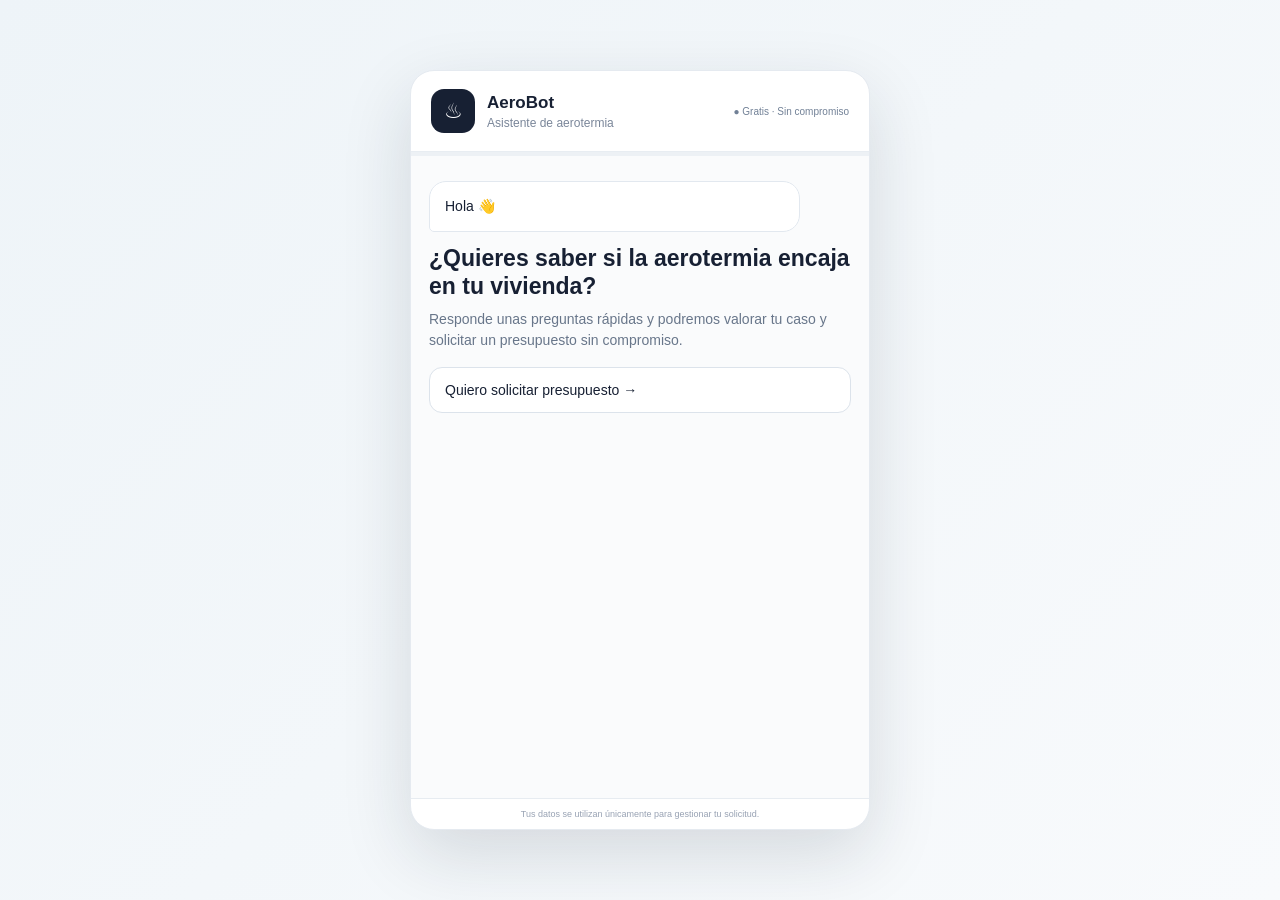
<file: index.html>
<!DOCTYPE html>
<html lang="es">

<head>

  <meta charset="UTF-8">

  <meta
    name="viewport"
    content="width=device-width, initial-scale=1.0"
  >

  <title>AeroBot — Asistente de aerotermia</title>

  <link
    rel="stylesheet"
    href="style.css"
  >

</head>


<body>

  <div class="app">

    <header class="header">

      <div class="brand">

        <div class="logo">♨</div>

        <div>

          <h1>AeroBot</h1>

          <p>
            Asistente de aerotermia
          </p>

        </div>

      </div>

      <div class="secure">

        ● Gratis · Sin compromiso

      </div>

    </header>


    <div class="progress-container">

      <div
        id="progress"
        class="progress"
      ></div>

    </div>


    <main
      id="chat"
      class="chat"
    ></main>


    <footer class="footer">

      Tus datos se utilizan únicamente
      para gestionar tu solicitud.

    </footer>

  </div>


  <script src="script.js"></script>

</body>

</html>
</file>
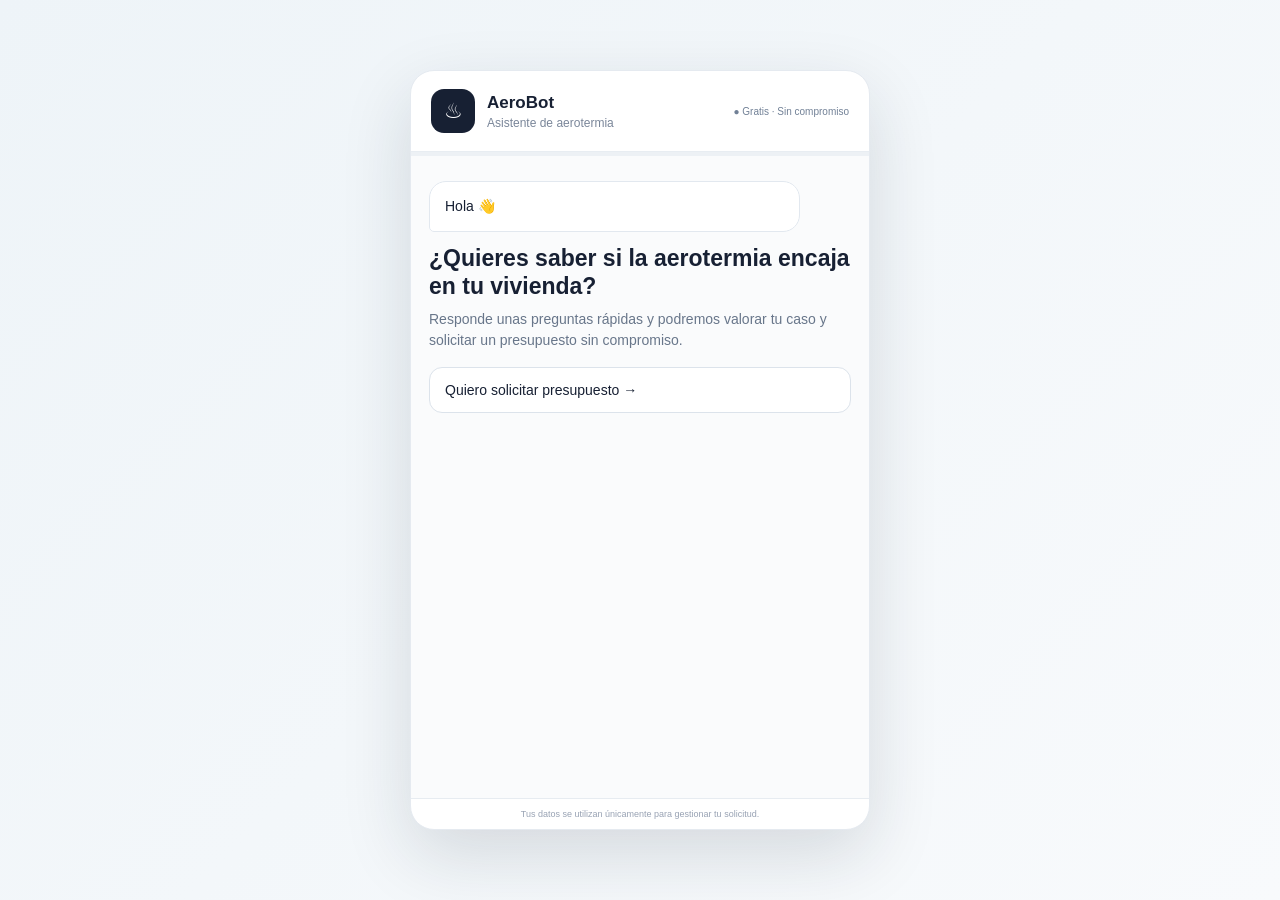
<file: aerobotcodeindex.html>
<!DOCTYPE html>
<html lang="es">

<head>

  <meta charset="UTF-8">

  <meta
    name="viewport"
    content="width=device-width, initial-scale=1.0"
  >

  <title>AeroBot V2</title>

  <link
    rel="stylesheet"
    href="style.css"
  >

</head>


<body>

  <div class="app">

    <header class="header">

      <div class="brand">

        <div class="logo">♨</div>

        <div>

          <h1>AeroBot</h1>

          <p>
            Asistente de aerotermia
          </p>

        </div>

      </div>

      <div class="secure">

        ● Gratis · Sin compromiso

      </div>

    </header>


    <div class="progress-container">

      <div
        id="progress"
        class="progress"
      ></div>

    </div>


    <main
      id="chat"
      class="chat"
    ></main>


    <footer class="footer">

      Tus datos se utilizan únicamente
      para gestionar tu solicitud.

    </footer>

  </div>


  <script src="script.js"></script>

</body>

</html>
</file>
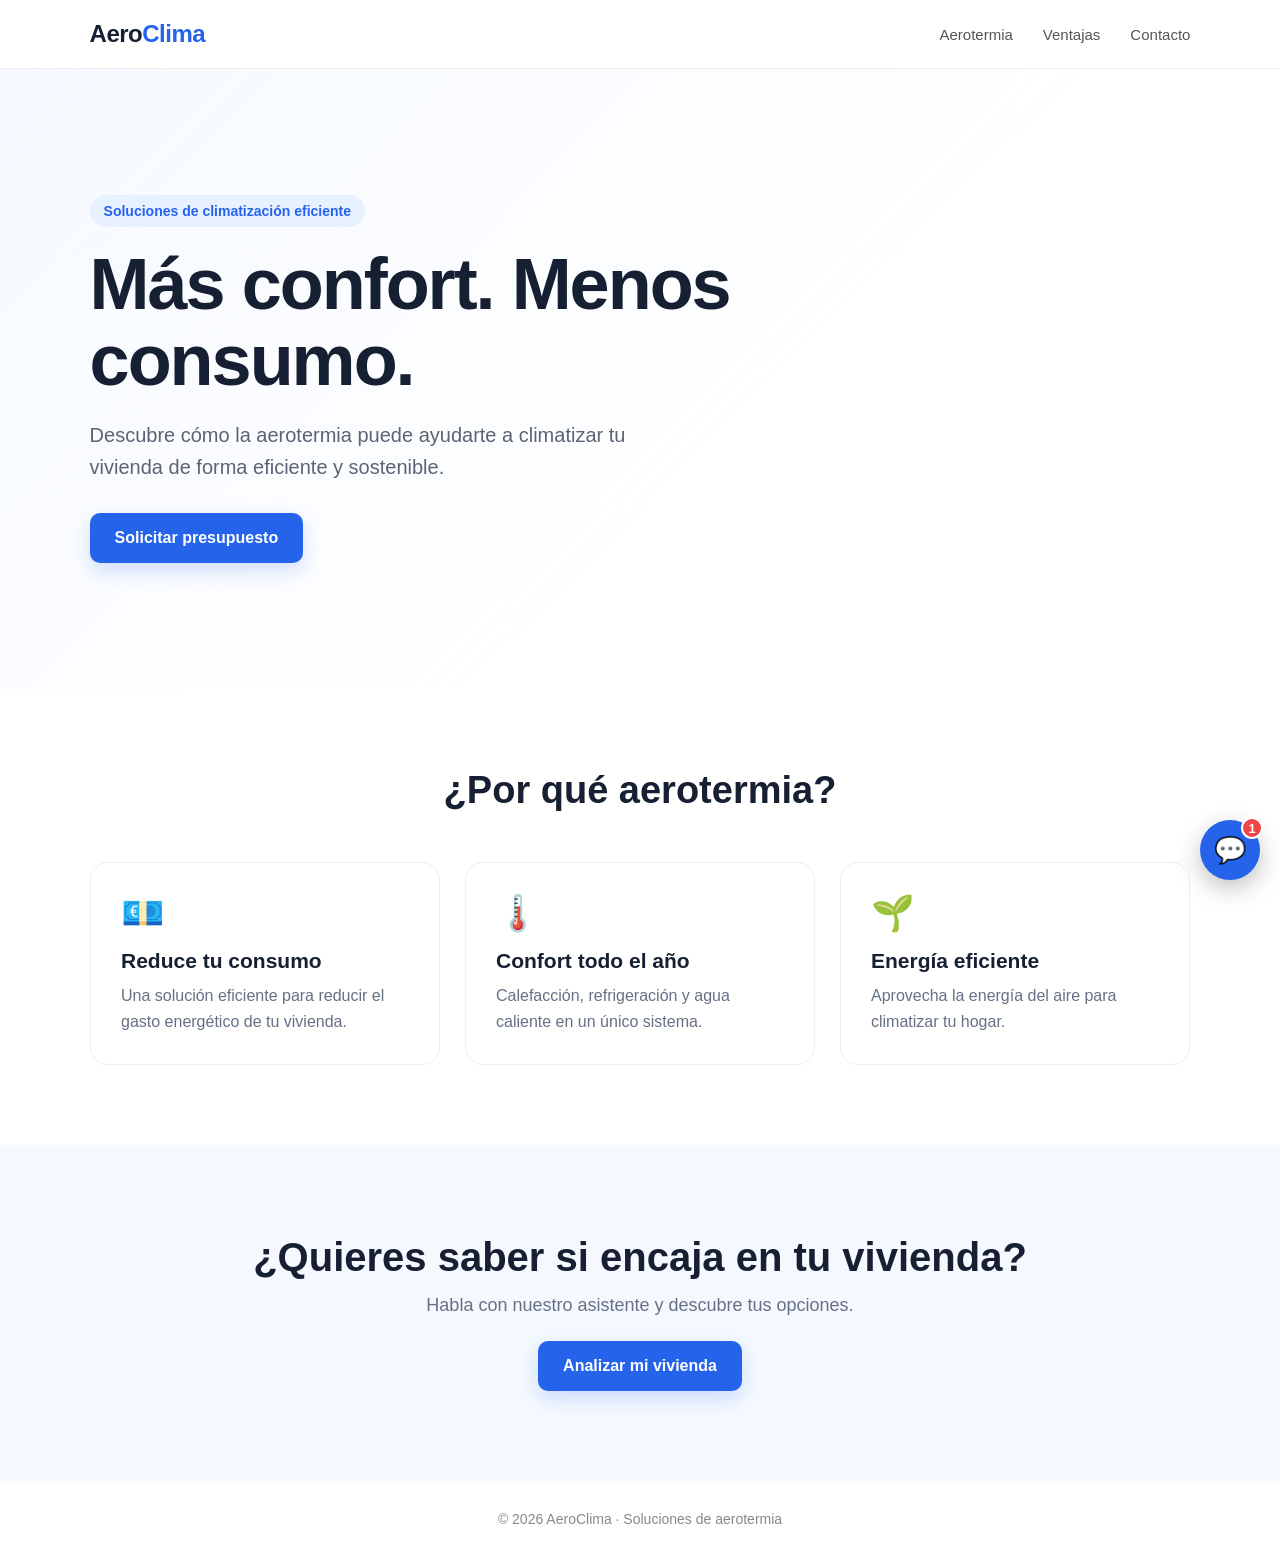
<file: demo.html>
<!DOCTYPE html>
<html lang="es">

<head>

  <meta charset="UTF-8">

  <meta
    name="viewport"
    content="width=device-width, initial-scale=1.0"
  >

  <title>AeroClima — Aerotermia eficiente</title>


  <style>

    * {
      box-sizing: border-box;
    }


    body {
      margin: 0;
      font-family:
        Arial,
        Helvetica,
        sans-serif;

      color: #172033;
      background: #ffffff;
    }


    /* =========================
       HEADER
    ========================= */

    header {

      display: flex;

      align-items: center;

      justify-content: space-between;

      padding: 20px 7%;

      border-bottom:
        1px solid #eeeeee;

      background: white;

    }


    .logo {

      font-size: 24px;

      font-weight: 800;

      letter-spacing: -0.5px;

    }


    .logo span {

      color: #2563eb;

    }


    nav {

      display: flex;

      gap: 30px;

      color: #555;

      font-size: 15px;

    }


    /* =========================
       HERO
    ========================= */

    .hero {

      min-height:
        620px;

      display: flex;

      align-items: center;

      padding:
        70px 7%;

      background:
        linear-gradient(
          135deg,
          #f5f9ff 0%,
          #ffffff 60%
        );

    }


    .hero-content {

      max-width:
        680px;

    }


    .badge {

      display: inline-block;

      padding:
        8px 14px;

      border-radius:
        999px;

      background:
        #e8f1ff;

      color:
        #2563eb;

      font-size:
        14px;

      font-weight:
        600;

      margin-bottom:
        20px;

    }


    h1 {

      margin:
        0 0 20px;

      font-size:
        clamp(42px, 6vw, 72px);

      line-height:
        1.05;

      letter-spacing:
        -2px;

    }


    .hero p {

      margin:
        0 0 30px;

      font-size:
        20px;

      line-height:
        1.6;

      color:
        #5b6475;

      max-width:
        600px;

    }


    .cta {

      display:
        inline-block;

      padding:
        16px 25px;

      border-radius:
        10px;

      background:
        #2563eb;

      color:
        white;

      text-decoration:
        none;

      font-weight:
        700;

      box-shadow:
        0 8px 20px
        rgba(37, 99, 235, .20);

    }


    /* =========================
       BENEFICIOS
    ========================= */

    .benefits {

      padding:
        80px 7%;

      background:
        #ffffff;

    }


    .section-title {

      text-align:
        center;

      font-size:
        38px;

      margin:
        0 0 50px;

    }


    .cards {

      display:
        grid;

      grid-template-columns:
        repeat(3, 1fr);

      gap:
        25px;

      max-width:
        1100px;

      margin:
        0 auto;

    }


    .card {

      padding:
        30px;

      border:
        1px solid #eeeeee;

      border-radius:
        18px;

      background:
        #ffffff;

    }


    .card-icon {

      font-size:
        35px;

      margin-bottom:
        15px;

    }


    .card h3 {

      margin:
        0 0 10px;

      font-size:
        21px;

    }


    .card p {

      margin:
        0;

      color:
        #667085;

      line-height:
        1.6;

    }


    /* =========================
       CTA FINAL
    ========================= */

    .final-cta {

      padding:
        90px 7%;

      text-align:
        center;

      background:
        #f5f9ff;

    }


    .final-cta h2 {

      margin:
        0 0 15px;

      font-size:
        40px;

    }


    .final-cta p {

      color:
        #667085;

      margin:
        0 0 25px;

      font-size:
        18px;

    }


    /* =========================
       FOOTER
    ========================= */

    footer {

      padding:
        30px 7%;

      text-align:
        center;

      color:
        #888;

      font-size:
        14px;

    }


    /* =========================
       MÓVIL
    ========================= */

    @media (max-width: 700px) {

      nav {

        display:
          none;

      }


      .hero {

        min-height:
          560px;

        padding:
          60px 6%;

      }


      .cards {

        grid-template-columns:
          1fr;

      }


      .section-title {

        font-size:
          32px;

      }


      .final-cta h2 {

        font-size:
          32px;

      }

    }

  </style>

</head>


<body>


  <!-- =========================
       HEADER
  ========================= -->

  <header>

    <div class="logo">

      Aero<span>Clima</span>

    </div>


    <nav>

      <div>
        Aerotermia
      </div>

      <div>
        Ventajas
      </div>

      <div>
        Contacto
      </div>

    </nav>

  </header>



  <!-- =========================
       HERO
  ========================= -->

  <section class="hero">

    <div class="hero-content">


      <div class="badge">

        Soluciones de climatización eficiente

      </div>


      <h1>

        Más confort.
        Menos consumo.

      </h1>


      <p>

        Descubre cómo la aerotermia puede
        ayudarte a climatizar tu vivienda
        de forma eficiente y sostenible.

      </p>


      <a
        href="#"
        class="cta"
        onclick="return false;"
      >

        Solicitar presupuesto

      </a>


    </div>

  </section>



  <!-- =========================
       BENEFICIOS
  ========================= -->

  <section class="benefits">


    <h2 class="section-title">

      ¿Por qué aerotermia?

    </h2>


    <div class="cards">


      <div class="card">

        <div class="card-icon">
          💶
        </div>

        <h3>
          Reduce tu consumo
        </h3>

        <p>
          Una solución eficiente para
          reducir el gasto energético
          de tu vivienda.
        </p>

      </div>


      <div class="card">

        <div class="card-icon">
          🌡️
        </div>

        <h3>
          Confort todo el año
        </h3>

        <p>
          Calefacción, refrigeración
          y agua caliente en un único
          sistema.
        </p>

      </div>


      <div class="card">

        <div class="card-icon">
          🌱
        </div>

        <h3>
          Energía eficiente
        </h3>

        <p>
          Aprovecha la energía del
          aire para climatizar tu hogar.
        </p>

      </div>


    </div>

  </section>



  <!-- =========================
       CTA FINAL
  ========================= -->

  <section class="final-cta">


    <h2>

      ¿Quieres saber si encaja
      en tu vivienda?

    </h2>


    <p>

      Habla con nuestro asistente
      y descubre tus opciones.

    </p>


    <a
      href="#"
      class="cta"
      onclick="return false;"
    >

      Analizar mi vivienda

    </a>


  </section>



  <!-- =========================
       FOOTER
  ========================= -->

  <footer>

    © 2026 AeroClima · Soluciones
    de aerotermia

  </footer>



  <!-- =========================
       AEROBOT
  ========================= -->

  <script src="widget.js"></script>


</body>

</html>
</file>
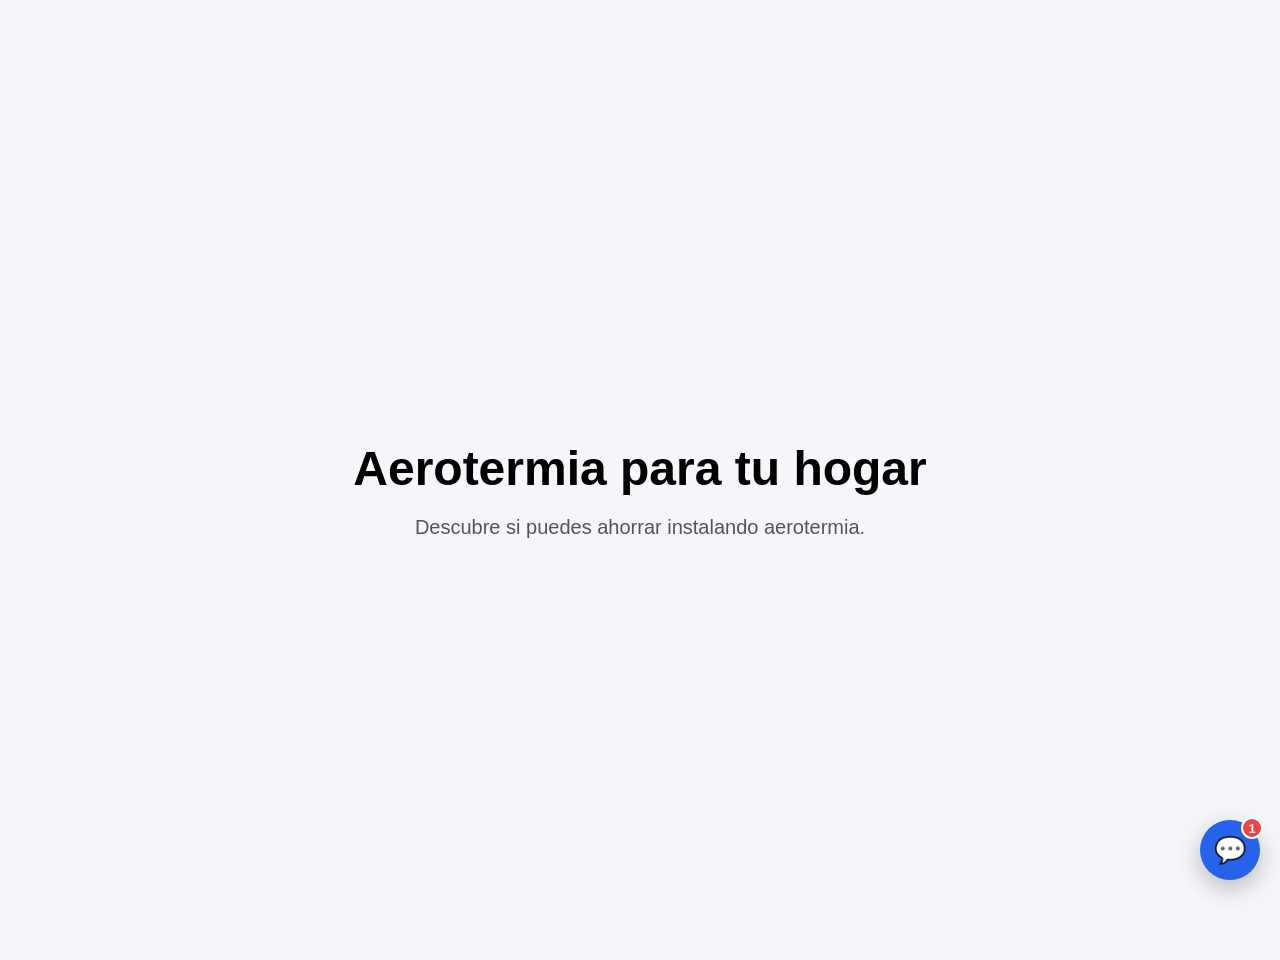
<file: test-widget.html>
<!DOCTYPE html>
<html lang="es">

<head>
  <meta charset="UTF-8">
  <meta name="viewport" content="width=device-width, initial-scale=1.0">

  <title>Demo empresa de aerotermia</title>

  <style>
    body {
      margin: 0;
      font-family: Arial, sans-serif;
      background: #f5f7fa;
    }

    .hero {
      min-height: 100vh;
      display: flex;
      align-items: center;
      justify-content: center;
      text-align: center;
      padding: 30px;
    }

    .hero h1 {
      font-size: 48px;
      margin-bottom: 15px;
    }

    .hero p {
      font-size: 20px;
      color: #555;
    }
  </style>
</head>

<body>

  <section class="hero">

    <div>

      <h1>
        Aerotermia para tu hogar
      </h1>

      <p>
        Descubre si puedes ahorrar instalando aerotermia.
      </p>

    </div>

  </section>


  <script src="widget.js"></script>

</body>

</html>
</file>
<file: style.css>
* {
  box-sizing: border-box;
}


body {

  margin: 0;

  min-height: 100vh;

  background:
    linear-gradient(
      135deg,
      #eef4f8,
      #f8fafc
    );

  font-family:
    Inter,
    -apple-system,
    BlinkMacSystemFont,
    "Segoe UI",
    Arial,
    sans-serif;

  display: flex;

  justify-content: center;

  align-items: center;

  padding: 20px;

  color: #172033;
}


/* APP */

.app {

  width: 100%;

  max-width: 460px;

  height: 760px;

  background: white;

  border-radius: 24px;

  overflow: hidden;

  display: flex;

  flex-direction: column;

  box-shadow:
    0 25px 70px rgba(23, 32, 51, 0.14);

  border: 1px solid #e5eaf0;
}


/* HEADER */

.header {

  padding: 18px 20px;

  display: flex;

  justify-content: space-between;

  align-items: center;

  gap: 12px;

  border-bottom:
    1px solid #e8edf2;

}


.brand {

  display: flex;

  align-items: center;

  gap: 12px;

}


.logo {

  width: 44px;

  height: 44px;

  border-radius: 13px;

  background: #172033;

  color: white;

  display: flex;

  justify-content: center;

  align-items: center;

  font-size: 21px;

}


.header h1 {

  margin: 0;

  font-size: 17px;

  font-weight: 700;

}


.header p {

  margin: 3px 0 0;

  color: #7a8699;

  font-size: 12px;

}


.secure {

  font-size: 10px;

  color: #718096;

  white-space: nowrap;

}


/* PROGRESS */

.progress-container {

  height: 4px;

  background: #edf1f5;

}


.progress {

  height: 100%;

  width: 0%;

  background: #172033;

  transition:
    width 0.35s ease;

}


/* CHAT */

.chat {

  flex: 1;

  overflow-y: auto;

  padding: 25px 18px;

  background: #fafbfc;

}


.message {

  max-width: 88%;

  padding: 14px 15px;

  margin-bottom: 13px;

  border-radius: 17px;

  font-size: 14px;

  line-height: 1.5;

  white-space: pre-line;

  animation:
    messageIn 0.2s ease;

}


@keyframes messageIn {

  from {

    opacity: 0;

    transform:
      translateY(5px);

  }

  to {

    opacity: 1;

    transform:
      translateY(0);

  }

}


.bot {

  background: white;

  border:
    1px solid #e2e8ef;

  border-bottom-left-radius: 5px;

}


.user {

  margin-left: auto;

  background: #172033;

  color: white;

  border-bottom-right-radius: 5px;

}


/* WELCOME */

.welcome {

  margin-bottom: 16px;

}


.welcome-title {

  font-size: 23px;

  font-weight: 750;

  line-height: 1.2;

  margin-bottom: 9px;

}


.welcome-text {

  color: #68768a;

  font-size: 14px;

  line-height: 1.5;

}


/* OPTIONS */

.options {

  display: flex;

  flex-direction: column;

  gap: 9px;

  margin-bottom: 18px;

}


.option {

  width: 100%;

  padding: 14px 15px;

  text-align: left;

  background: white;

  color: #172033;

  border:
    1px solid #dce3eb;

  border-radius: 13px;

  cursor: pointer;

  font: inherit;

  font-size: 14px;

  transition:
    all 0.15s ease;

}


.option:hover {

  border-color: #172033;

  transform:
    translateY(-1px);

  box-shadow:
    0 5px 15px rgba(23, 32, 51, 0.07);

}


/* INPUT */

.input-area {

  display: flex;

  gap: 8px;

  margin-bottom: 18px;

}


.input-area input {

  flex: 1;

  min-width: 0;

  padding: 13px 14px;

  border:
    1px solid #dce3eb;

  border-radius: 12px;

  outline: none;

  font: inherit;

  font-size: 14px;

}


.input-area input:focus {

  border-color: #172033;

  box-shadow:
    0 0 0 3px
    rgba(23, 32, 51, 0.06);

}


.send-button {

  padding:
    0 17px;

  border: 0;

  border-radius: 12px;

  background: #172033;

  color: white;

  cursor: pointer;

  font-weight: 600;

}


.send-button:hover {

  background: #2a3750;

}


/* FINAL RESULT */

.result {

  padding: 20px;

  margin-top: 8px;

  background: white;

  border:
    1px solid #dfe6ed;

  border-radius: 18px;

  animation:
    messageIn 0.3s ease;

}


.result-icon {

  font-size: 34px;

  margin-bottom: 8px;

}


.result h2 {

  margin:
    0 0 8px;

  font-size: 21px;

}


.result p {

  margin:
    0 0 17px;

  color: #66758a;

  line-height: 1.55;

  font-size: 14px;

}


.lead-summary {

  display: flex;

  flex-direction: column;

  gap: 9px;

  padding: 14px;

  background: #f7f9fb;

  border-radius: 13px;

  font-size: 13px;

}


.summary-row {

  display: flex;

  justify-content: space-between;

  gap: 12px;

}


.summary-label {

  color: #7a8699;

}


.summary-value {

  font-weight: 600;

  text-align: right;

}


/* LEAD SCORE */

.score {

  margin-top: 14px;

  padding: 12px;

  border-radius: 11px;

  background: #f2f5f8;

  font-size: 13px;

  font-weight: 600;

}


/* FOOTER */

.footer {

  padding: 10px 15px;

  text-align: center;

  color: #98a2b3;

  font-size: 9px;

  border-top:
    1px solid #e7ecf1;

}


/* MOBILE */

@media (max-width: 520px) {

  body {

    padding: 0;

  }


  .app {

    height: 100vh;

    min-height: 100vh;

    border-radius: 0;

    border: 0;

  }


  .secure {

    display: none;

  }


  .chat {

    padding:
      22px 15px;

  }

}
</file>
